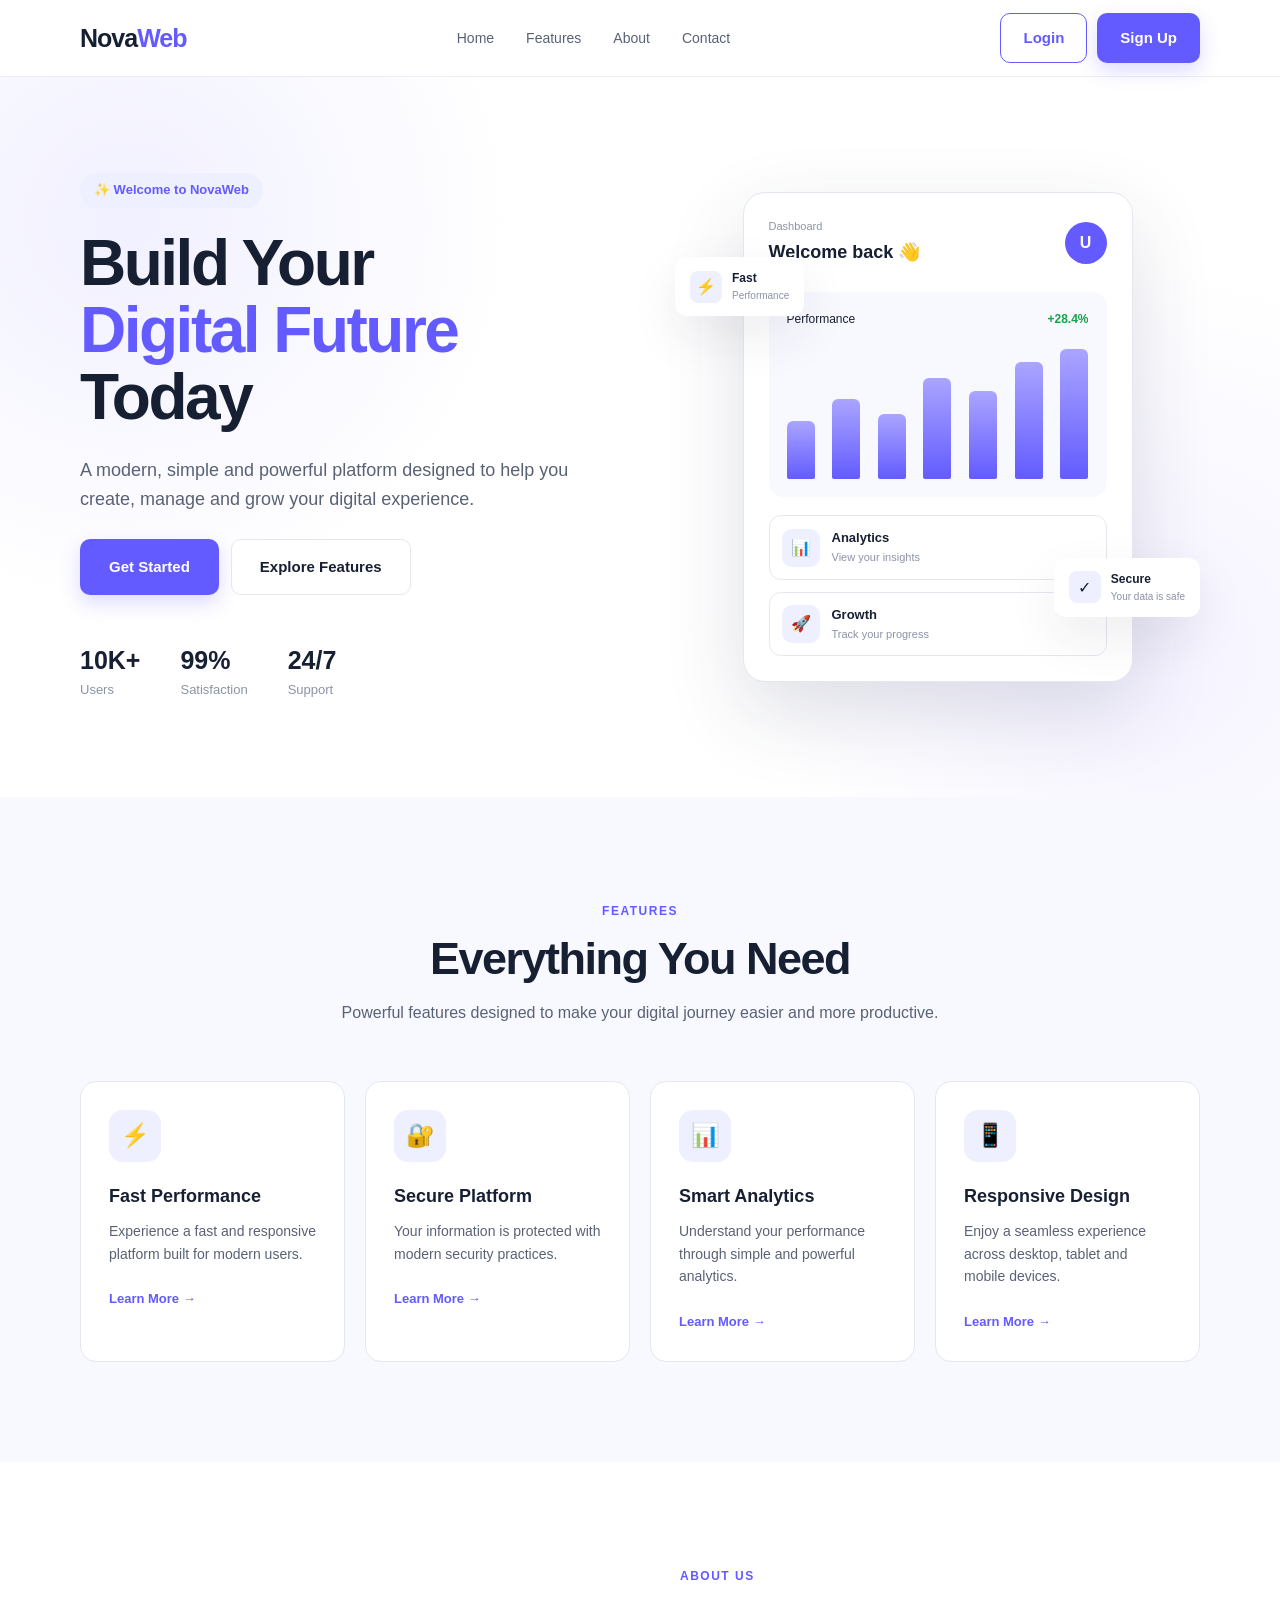
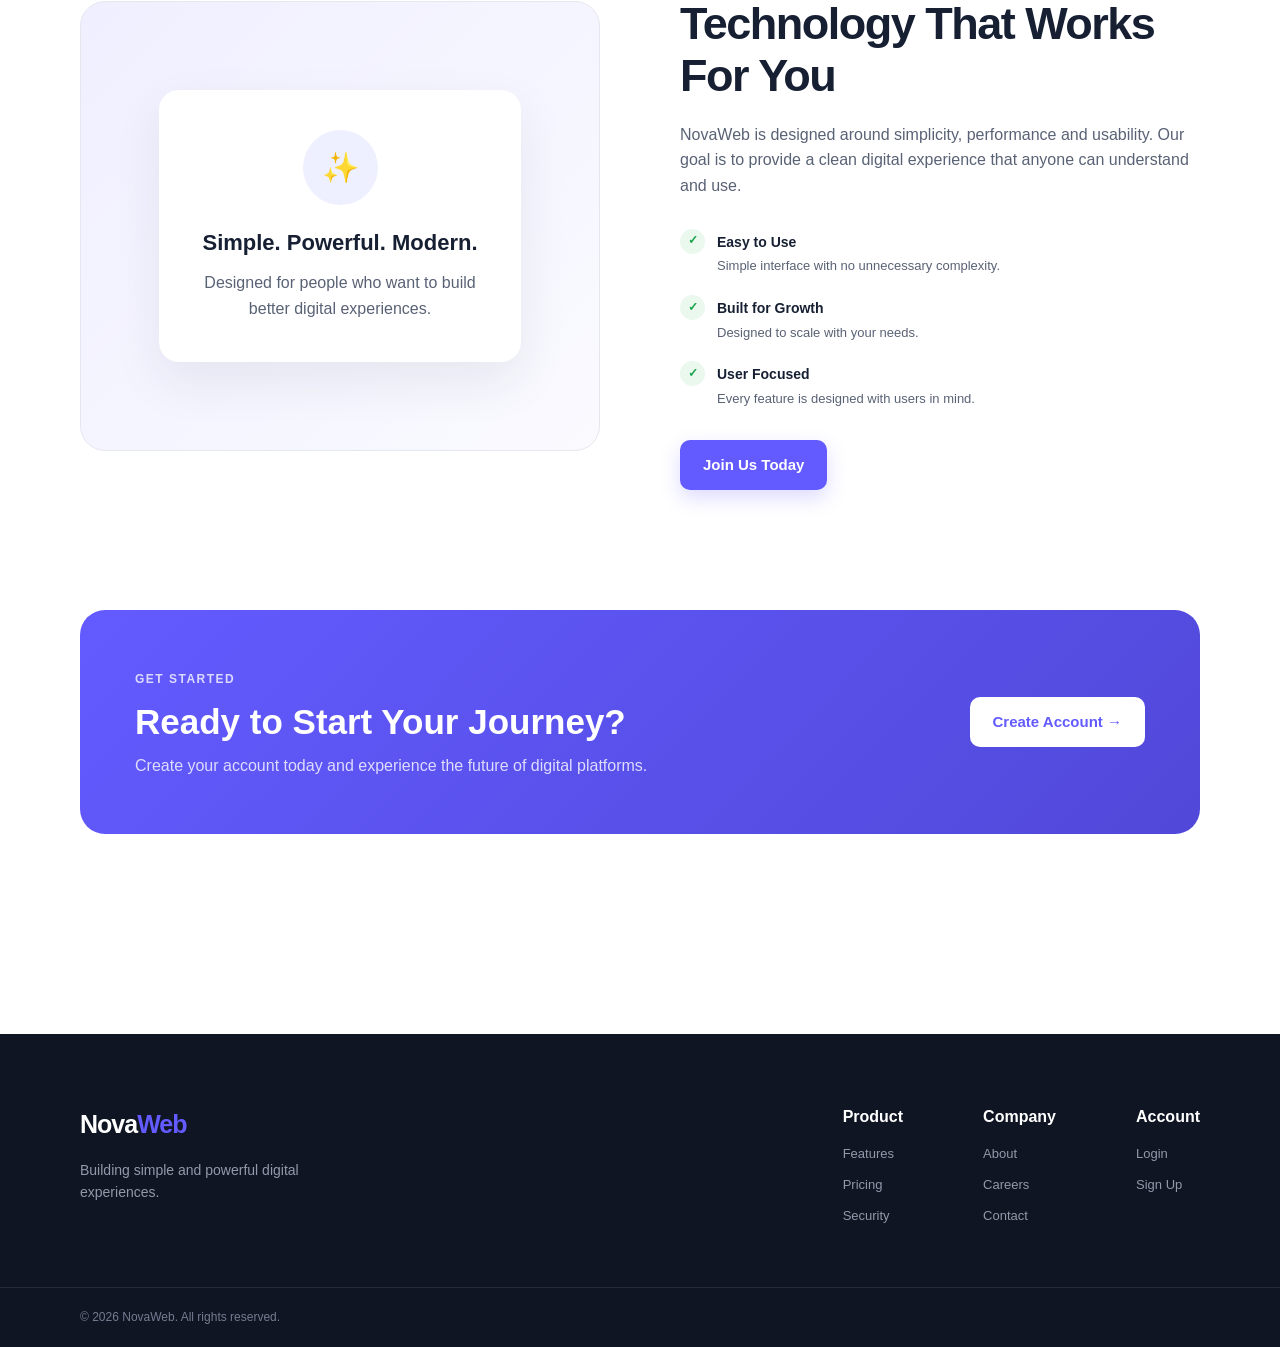
<file: index.html>
<!DOCTYPE html>
<html lang="en">
<head>
    <meta charset="UTF-8">
    <meta name="viewport" content="width=device-width, initial-scale=1.0">

    <title>NovaWeb | Modern Web Platform</title>

    <!-- Shared CSS -->
    <link rel="stylesheet" href="css/style.css">
</head>

<body>

    <!-- ================= NAVBAR ================= -->
    <header class="navbar">
        <div class="container nav-container">

            <a href="index.html" class="logo">
                Nova<span>Web</span>
            </a>

            <nav class="nav-menu" id="navMenu">
                <a href="#home">Home</a>
                <a href="#features">Features</a>
                <a href="#about">About</a>
                <a href="#contact">Contact</a>

                <div class="mobile-auth">
                    <a href="pages/login.html" class="btn btn-outline">Login</a>
                    <a href="pages/signup.html" class="btn btn-primary">Sign Up</a>
                </div>
            </nav>

            <div class="nav-actions">
                <a href="pages/login.html" class="btn btn-outline">Login</a>
                <a href="pages/signup.html" class="btn btn-primary">Sign Up</a>
            </div>

            <button class="menu-toggle" id="menuToggle" aria-label="Toggle navigation">
                ☰
            </button>

        </div>
    </header>


    <!-- ================= HERO ================= -->
    <main>

        <section class="hero" id="home">

            <div class="container hero-container">

                <div class="hero-content">

                    <span class="hero-badge">
                        ✨ Welcome to NovaWeb
                    </span>

                    <h1>
                        Build Your
                        <span>Digital Future</span>
                        Today
                    </h1>

                    <p>
                        A modern, simple and powerful platform designed
                        to help you create, manage and grow your digital
                        experience.
                    </p>

                    <div class="hero-buttons">
                        <a href="pages/signup.html" class="btn btn-primary btn-large">
                            Get Started
                        </a>

                        <a href="#features" class="btn btn-secondary btn-large">
                            Explore Features
                        </a>
                    </div>

                    <div class="hero-stats">

                        <div class="stat">
                            <strong>10K+</strong>
                            <span>Users</span>
                        </div>

                        <div class="stat">
                            <strong>99%</strong>
                            <span>Satisfaction</span>
                        </div>

                        <div class="stat">
                            <strong>24/7</strong>
                            <span>Support</span>
                        </div>

                    </div>

                </div>


                <div class="hero-visual">

                    <div class="dashboard-card">

                        <div class="dashboard-header">
                            <div>
                                <span class="small-text">Dashboard</span>
                                <h3>Welcome back 👋</h3>
                            </div>

                            <div class="avatar">
                                U
                            </div>
                        </div>

                        <div class="chart">

                            <div class="chart-info">
                                <span>Performance</span>
                                <strong>+28.4%</strong>
                            </div>

                            <div class="bars">
                                <div class="bar bar-1"></div>
                                <div class="bar bar-2"></div>
                                <div class="bar bar-3"></div>
                                <div class="bar bar-4"></div>
                                <div class="bar bar-5"></div>
                                <div class="bar bar-6"></div>
                                <div class="bar bar-7"></div>
                            </div>

                        </div>

                        <div class="dashboard-items">

                            <div class="dashboard-item">
                                <div class="item-icon">📊</div>
                                <div>
                                    <strong>Analytics</strong>
                                    <span>View your insights</span>
                                </div>
                            </div>

                            <div class="dashboard-item">
                                <div class="item-icon">🚀</div>
                                <div>
                                    <strong>Growth</strong>
                                    <span>Track your progress</span>
                                </div>
                            </div>

                        </div>

                    </div>

                    <div class="floating-card floating-card-one">
                        <span>⚡</span>
                        <div>
                            <strong>Fast</strong>
                            <small>Performance</small>
                        </div>
                    </div>

                    <div class="floating-card floating-card-two">
                        <span>✓</span>
                        <div>
                            <strong>Secure</strong>
                            <small>Your data is safe</small>
                        </div>
                    </div>

                </div>

            </div>

        </section>


        <!-- ================= FEATURES ================= -->
        <section class="features section" id="features">

            <div class="container">

                <div class="section-heading">
                    <span class="section-label">FEATURES</span>

                    <h2>
                        Everything You Need
                    </h2>

                    <p>
                        Powerful features designed to make your
                        digital journey easier and more productive.
                    </p>
                </div>


                <div class="feature-grid">

                    <article class="feature-card">
                        <div class="feature-icon">⚡</div>

                        <h3>Fast Performance</h3>

                        <p>
                            Experience a fast and responsive platform
                            built for modern users.
                        </p>

                        <a href="#">Learn More →</a>
                    </article>


                    <article class="feature-card">
                        <div class="feature-icon">🔐</div>

                        <h3>Secure Platform</h3>

                        <p>
                            Your information is protected with
                            modern security practices.
                        </p>

                        <a href="#">Learn More →</a>
                    </article>


                    <article class="feature-card">
                        <div class="feature-icon">📊</div>

                        <h3>Smart Analytics</h3>

                        <p>
                            Understand your performance through
                            simple and powerful analytics.
                        </p>

                        <a href="#">Learn More →</a>
                    </article>


                    <article class="feature-card">
                        <div class="feature-icon">📱</div>

                        <h3>Responsive Design</h3>

                        <p>
                            Enjoy a seamless experience across
                            desktop, tablet and mobile devices.
                        </p>

                        <a href="#">Learn More →</a>
                    </article>

                </div>

            </div>

        </section>


        <!-- ================= ABOUT ================= -->
        <section class="about section" id="about">

            <div class="container about-container">

                <div class="about-image">

                    <div class="about-box">

                        <div class="about-circle">
                            ✨
                        </div>

                        <h3>Simple. Powerful. Modern.</h3>

                        <p>
                            Designed for people who want to build
                            better digital experiences.
                        </p>

                    </div>

                </div>


                <div class="about-content">

                    <span class="section-label">ABOUT US</span>

                    <h2>
                        Technology That Works For You
                    </h2>

                    <p>
                        NovaWeb is designed around simplicity,
                        performance and usability. Our goal is to
                        provide a clean digital experience that
                        anyone can understand and use.
                    </p>

                    <div class="about-list">

                        <div class="about-list-item">
                            <span>✓</span>
                            <div>
                                <strong>Easy to Use</strong>
                                <p>
                                    Simple interface with no unnecessary complexity.
                                </p>
                            </div>
                        </div>

                        <div class="about-list-item">
                            <span>✓</span>
                            <div>
                                <strong>Built for Growth</strong>
                                <p>
                                    Designed to scale with your needs.
                                </p>
                            </div>
                        </div>

                        <div class="about-list-item">
                            <span>✓</span>
                            <div>
                                <strong>User Focused</strong>
                                <p>
                                    Every feature is designed with users in mind.
                                </p>
                            </div>
                        </div>

                    </div>

                    <a href="pages/signup.html" class="btn btn-primary">
                        Join Us Today
                    </a>

                </div>

            </div>

        </section>


        <!-- ================= CTA ================= -->
        <section class="cta section" id="contact">

            <div class="container">

                <div class="cta-box">

                    <div>
                        <span class="section-label">GET STARTED</span>

                        <h2>
                            Ready to Start Your Journey?
                        </h2>

                        <p>
                            Create your account today and experience
                            the future of digital platforms.
                        </p>
                    </div>

                    <a href="pages/signup.html" class="btn btn-white">
                        Create Account →
                    </a>

                </div>

            </div>

        </section>

    </main>


    <!-- ================= FOOTER ================= -->
    <footer class="footer">

        <div class="container footer-container">

            <div class="footer-brand">

                <a href="index.html" class="logo">
                    Nova<span>Web</span>
                </a>

                <p>
                    Building simple and powerful digital experiences.
                </p>

            </div>


            <div class="footer-links">

                <div>
                    <h4>Product</h4>
                    <a href="#features">Features</a>
                    <a href="#">Pricing</a>
                    <a href="#">Security</a>
                </div>

                <div>
                    <h4>Company</h4>
                    <a href="#about">About</a>
                    <a href="#">Careers</a>
                    <a href="#contact">Contact</a>
                </div>

                <div>
                    <h4>Account</h4>
                    <a href="pages/login.html">Login</a>
                    <a href="pages/signup.html">Sign Up</a>
                </div>

            </div>

        </div>


        <div class="footer-bottom">

            <div class="container">

                <p>
                    © <span id="currentYear"></span> NovaWeb.
                    All rights reserved.
                </p>

            </div>

        </div>

    </footer>


    <!-- Shared JavaScript -->
    <script src="js/script.js"></script>

</body>
</html>
</file>
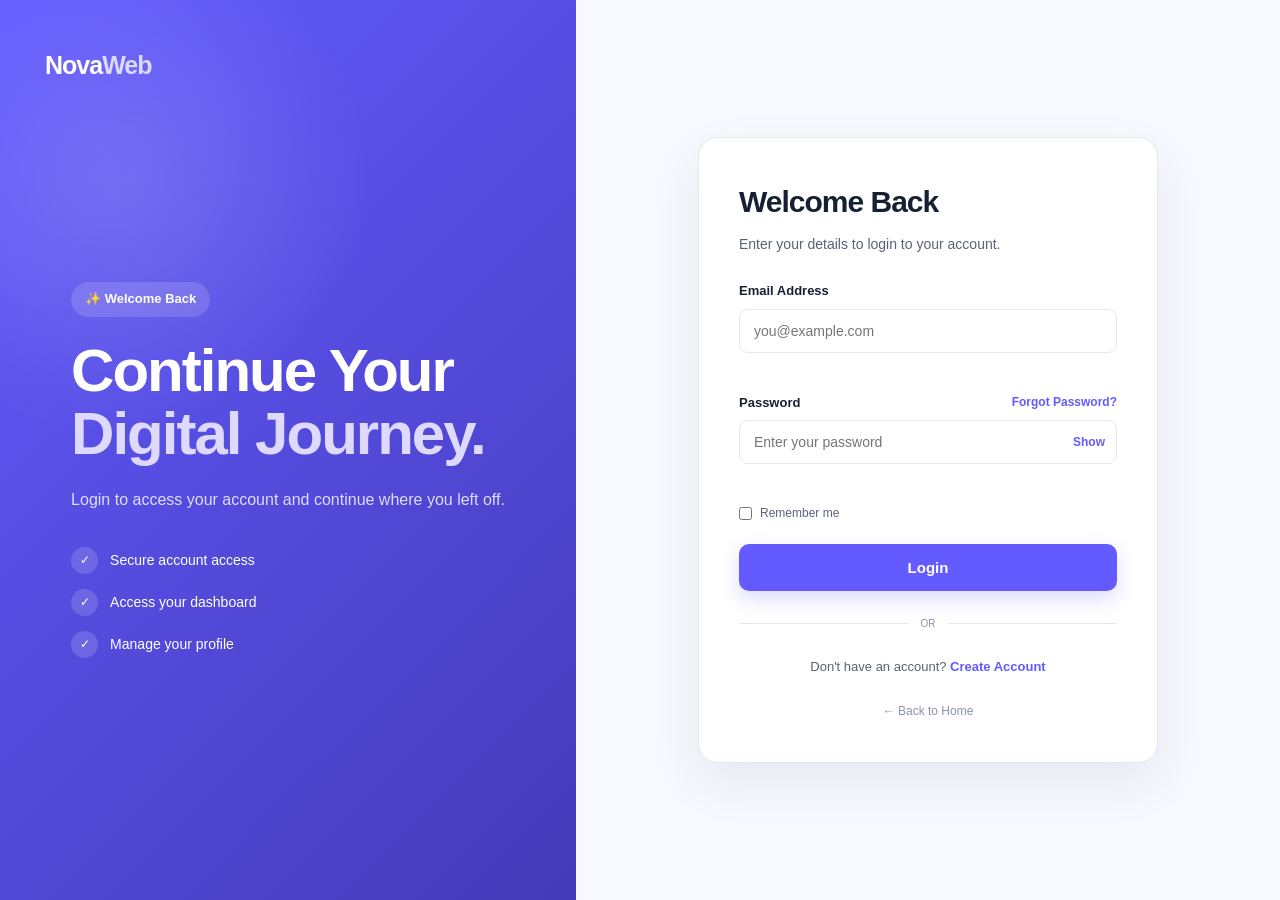
<file: pages/login.html>
<!DOCTYPE html>
<html lang="en">
<head>

    <meta charset="UTF-8">

    <meta name="viewport"
          content="width=device-width, initial-scale=1.0">

    <title>Login | NovaWeb</title>

    <!-- Shared CSS -->
    <link rel="stylesheet" href="../css/style.css">

</head>

<body class="auth-page">

    <main class="auth-container">

        <!-- Left Side -->
        <section class="auth-left">

            <a href="../index.html" class="logo">
                Nova<span>Web</span>
            </a>

            <div class="auth-left-content">

                <span class="hero-badge">
                    ✨ Welcome Back
                </span>

                <h1>
                    Continue Your
                    <span>Digital Journey.</span>
                </h1>

                <p>
                    Login to access your account and continue
                    where you left off.
                </p>

                <div class="auth-benefits">

                    <div>
                        <span>✓</span>
                        <p>Secure account access</p>
                    </div>

                    <div>
                        <span>✓</span>
                        <p>Access your dashboard</p>
                    </div>

                    <div>
                        <span>✓</span>
                        <p>Manage your profile</p>
                    </div>

                </div>

            </div>

        </section>


        <!-- Right Side -->
        <section class="auth-right">

            <div class="auth-card">

                <div class="auth-header">

                    <h2>Welcome Back</h2>

                    <p>
                        Enter your details to login to your account.
                    </p>

                </div>


                <!-- Login Message -->
                <div class="form-message" id="loginMessage"></div>


                <form id="loginForm" novalidate>

                    <!-- Email -->
                    <div class="form-group">

                        <label for="loginEmail">
                            Email Address
                        </label>

                        <input
                            type="email"
                            id="loginEmail"
                            name="email"
                            placeholder="you@example.com"
                            autocomplete="email"
                        >

                        <small class="error-message"
                               id="loginEmailError">
                        </small>

                    </div>


                    <!-- Password -->
                    <div class="form-group">

                        <div class="label-row">

                            <label for="loginPassword">
                                Password
                            </label>

                            <a href="#" class="forgot-link">
                                Forgot Password?
                            </a>

                        </div>


                        <div class="password-wrapper">

                            <input
                                type="password"
                                id="loginPassword"
                                name="password"
                                placeholder="Enter your password"
                                autocomplete="current-password"
                            >

                            <button
                                type="button"
                                class="password-toggle"
                                data-target="loginPassword"
                            >
                                Show
                            </button>

                        </div>

                        <small class="error-message"
                               id="loginPasswordError">
                        </small>

                    </div>


                    <!-- Remember -->
                    <div class="remember-row">

                        <label class="checkbox-label">

                            <input
                                type="checkbox"
                                id="rememberMe"
                            >

                            <span>
                                Remember me
                            </span>

                        </label>

                    </div>


                    <!-- Submit -->
                    <button
                        type="submit"
                        class="btn btn-primary btn-full"
                    >
                        Login
                    </button>

                </form>


                <div class="auth-divider">
                    <span>OR</span>
                </div>


                <p class="auth-switch">

                    Don't have an account?

                    <a href="signup.html">
                        Create Account
                    </a>

                </p>


                <a href="../index.html"
                   class="back-home">
                    ← Back to Home
                </a>

            </div>

        </section>

    </main>


    <!-- Shared JavaScript -->
    <script src="../js/script.js"></script>

</body>
</html>
</file>
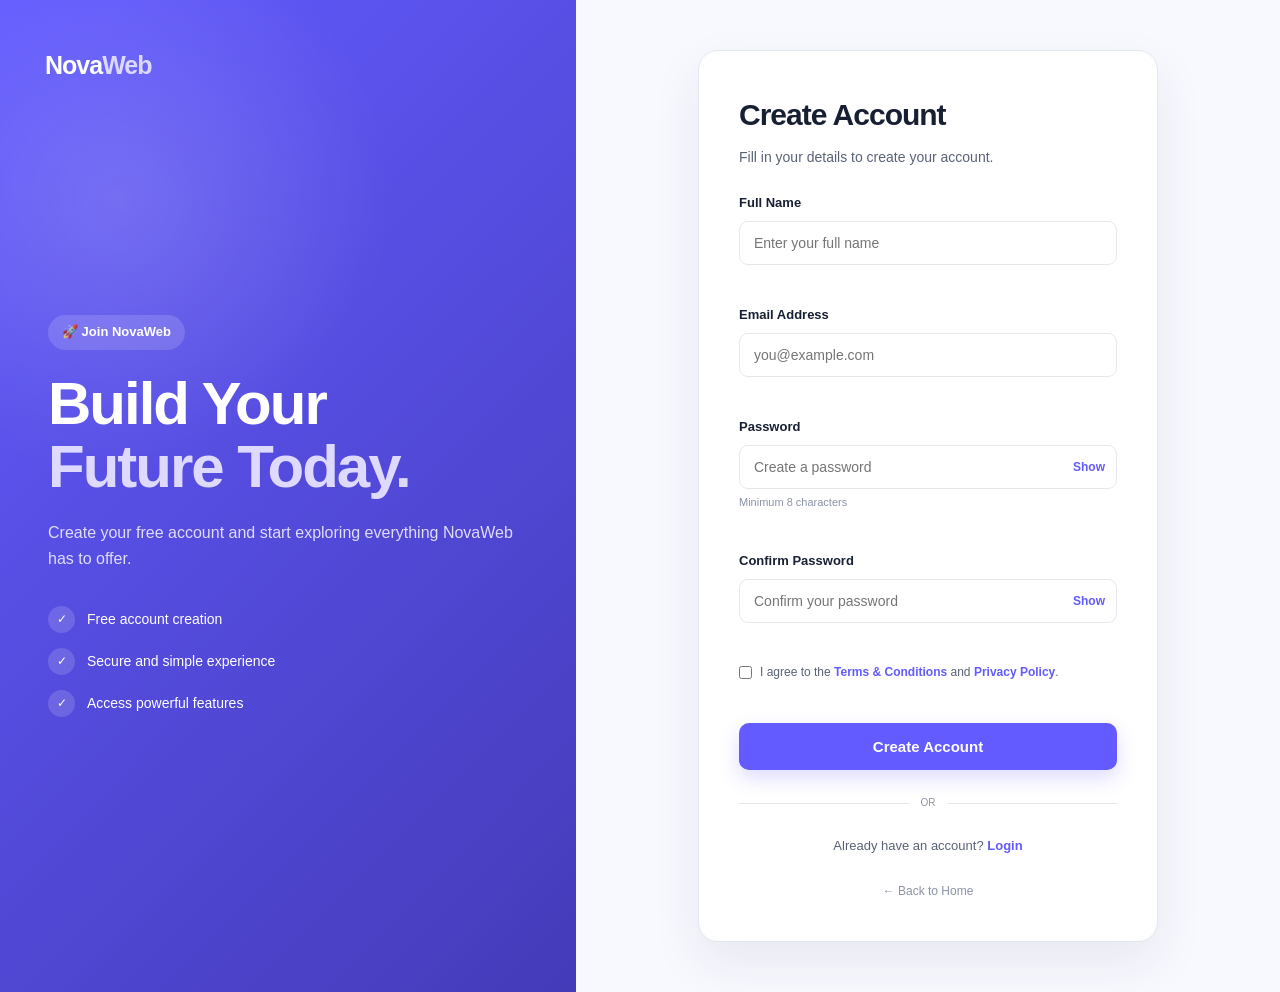
<file: pages/signup.html>
<!DOCTYPE html>
<html lang="en">
<head>

    <meta charset="UTF-8">

    <meta name="viewport"
          content="width=device-width, initial-scale=1.0">

    <title>Create Account | NovaWeb</title>

    <!-- Shared CSS -->
    <link rel="stylesheet" href="../css/style.css">

</head>

<body class="auth-page">

    <main class="auth-container">

        <!-- Left Side -->
        <section class="auth-left">

            <a href="../index.html" class="logo">
                Nova<span>Web</span>
            </a>

            <div class="auth-left-content">

                <span class="hero-badge">
                    🚀 Join NovaWeb
                </span>

                <h1>
                    Build Your
                    <span>Future Today.</span>
                </h1>

                <p>
                    Create your free account and start exploring
                    everything NovaWeb has to offer.
                </p>

                <div class="auth-benefits">

                    <div>
                        <span>✓</span>
                        <p>Free account creation</p>
                    </div>

                    <div>
                        <span>✓</span>
                        <p>Secure and simple experience</p>
                    </div>

                    <div>
                        <span>✓</span>
                        <p>Access powerful features</p>
                    </div>

                </div>

            </div>

        </section>


        <!-- Right Side -->
        <section class="auth-right">

            <div class="auth-card">

                <div class="auth-header">

                    <h2>Create Account</h2>

                    <p>
                        Fill in your details to create your account.
                    </p>

                </div>


                <!-- Signup Message -->
                <div class="form-message" id="signupMessage"></div>


                <form id="signupForm" novalidate>

                    <!-- Full Name -->
                    <div class="form-group">

                        <label for="signupName">
                            Full Name
                        </label>

                        <input
                            type="text"
                            id="signupName"
                            name="name"
                            placeholder="Enter your full name"
                            autocomplete="name"
                        >

                        <small
                            class="error-message"
                            id="signupNameError">
                        </small>

                    </div>


                    <!-- Email -->
                    <div class="form-group">

                        <label for="signupEmail">
                            Email Address
                        </label>

                        <input
                            type="email"
                            id="signupEmail"
                            name="email"
                            placeholder="you@example.com"
                            autocomplete="email"
                        >

                        <small
                            class="error-message"
                            id="signupEmailError">
                        </small>

                    </div>


                    <!-- Password -->
                    <div class="form-group">

                        <label for="signupPassword">
                            Password
                        </label>

                        <div class="password-wrapper">

                            <input
                                type="password"
                                id="signupPassword"
                                name="password"
                                placeholder="Create a password"
                                autocomplete="new-password"
                            >

                            <button
                                type="button"
                                class="password-toggle"
                                data-target="signupPassword"
                            >
                                Show
                            </button>

                        </div>

                        <small
                            class="password-hint">
                            Minimum 8 characters
                        </small>

                        <small
                            class="error-message"
                            id="signupPasswordError">
                        </small>

                    </div>


                    <!-- Confirm Password -->
                    <div class="form-group">

                        <label for="confirmPassword">
                            Confirm Password
                        </label>

                        <div class="password-wrapper">

                            <input
                                type="password"
                                id="confirmPassword"
                                name="confirmPassword"
                                placeholder="Confirm your password"
                                autocomplete="new-password"
                            >

                            <button
                                type="button"
                                class="password-toggle"
                                data-target="confirmPassword"
                            >
                                Show
                            </button>

                        </div>

                        <small
                            class="error-message"
                            id="confirmPasswordError">
                        </small>

                    </div>


                    <!-- Terms -->
                    <div class="terms-row">

                        <label class="checkbox-label">

                            <input
                                type="checkbox"
                                id="terms"
                            >

                            <span>
                                I agree to the
                                <a href="#">Terms & Conditions</a>
                                and
                                <a href="#">Privacy Policy</a>.
                            </span>

                        </label>

                        <small
                            class="error-message"
                            id="termsError">
                        </small>

                    </div>


                    <!-- Submit -->
                    <button
                        type="submit"
                        class="btn btn-primary btn-full"
                    >
                        Create Account
                    </button>

                </form>


                <div class="auth-divider">
                    <span>OR</span>
                </div>


                <p class="auth-switch">

                    Already have an account?

                    <a href="login.html">
                        Login
                    </a>

                </p>


                <a href="../index.html"
                   class="back-home">
                    ← Back to Home
                </a>

            </div>

        </section>

    </main>


    <!-- Shared JavaScript -->
    <script src="../js/script.js"></script>

</body>
</html>
</file>
<file: css/style.css>
/* =========================================================
   RESET
========================================================= */

* {
    margin: 0;
    padding: 0;
    box-sizing: border-box;
}

html {
    scroll-behavior: smooth;
}

body {
    font-family:
        Inter,
        -apple-system,
        BlinkMacSystemFont,
        "Segoe UI",
        sans-serif;

    color: #172033;
    background: #ffffff;
    line-height: 1.6;
}

a {
    text-decoration: none;
    color: inherit;
}

button,
input {
    font-family: inherit;
}

button {
    cursor: pointer;
}

img {
    max-width: 100%;
    display: block;
}


/* =========================================================
   GLOBAL
========================================================= */

:root {
    --primary: #635bff;
    --primary-dark: #5048d9;
    --secondary: #eef0ff;

    --dark: #172033;
    --text: #596275;
    --muted: #8b93a7;

    --white: #ffffff;
    --background: #f8f9ff;
    --border: #e5e7ef;

    --success: #16a34a;
    --danger: #dc2626;

    --shadow:
        0 20px 50px rgba(32, 37, 70, 0.08);

    --radius: 16px;
}

.container {
    width: min(1120px, 92%);
    margin: 0 auto;
}

.section {
    padding: 100px 0;
}


/* =========================================================
   BUTTONS
========================================================= */

.btn {
    display: inline-flex;
    align-items: center;
    justify-content: center;

    border-radius: 10px;

    padding: 12px 22px;

    font-size: 15px;
    font-weight: 600;

    border: 1px solid transparent;

    transition:
        transform 0.2s ease,
        background 0.2s ease,
        border 0.2s ease,
        box-shadow 0.2s ease;
}

.btn:hover {
    transform: translateY(-2px);
}

.btn-primary {
    color: var(--white);
    background: var(--primary);
    box-shadow: 0 8px 20px rgba(99, 91, 255, 0.22);
}

.btn-primary:hover {
    background: var(--primary-dark);
}

.btn-outline {
    color: var(--primary);
    background: transparent;
    border-color: var(--primary);
}

.btn-outline:hover {
    color: var(--white);
    background: var(--primary);
}

.btn-secondary {
    color: var(--dark);
    background: var(--white);
    border-color: var(--border);
}

.btn-secondary:hover {
    border-color: var(--primary);
    color: var(--primary);
}

.btn-white {
    color: var(--primary);
    background: var(--white);
}

.btn-large {
    padding: 15px 28px;
}

.btn-full {
    width: 100%;
    padding: 14px;
}


/* =========================================================
   NAVBAR
========================================================= */

.navbar {
    position: sticky;
    top: 0;
    z-index: 1000;

    background: rgba(255, 255, 255, 0.94);

    border-bottom: 1px solid rgba(229, 231, 239, 0.7);

    backdrop-filter: blur(15px);
}

.nav-container {
    min-height: 76px;

    display: flex;
    align-items: center;
    justify-content: space-between;
}

.logo {
    font-size: 25px;
    font-weight: 800;
    letter-spacing: -1px;
    color: var(--dark);
}

.logo span {
    color: var(--primary);
}

.nav-menu {
    display: flex;
    align-items: center;
    gap: 32px;
}

.nav-menu > a {
    font-size: 14px;
    font-weight: 500;
    color: var(--text);

    transition: color 0.2s ease;
}

.nav-menu > a:hover {
    color: var(--primary);
}

.nav-actions {
    display: flex;
    align-items: center;
    gap: 10px;
}

.mobile-auth {
    display: none;
}

.menu-toggle {
    display: none;

    border: none;
    background: transparent;

    font-size: 26px;
    color: var(--dark);
}


/* =========================================================
   HERO
========================================================= */

.hero {
    min-height: 720px;

    display: flex;
    align-items: center;

    background:
        radial-gradient(
            circle at 10% 20%,
            rgba(99, 91, 255, 0.09),
            transparent 30%
        ),
        radial-gradient(
            circle at 90% 80%,
            rgba(123, 97, 255, 0.08),
            transparent 30%
        ),
        #ffffff;
}

.hero-container {
    display: grid;
    grid-template-columns: 1fr 1fr;

    gap: 70px;

    align-items: center;
}

.hero-badge {
    display: inline-flex;

    padding: 7px 14px;

    margin-bottom: 22px;

    border-radius: 50px;

    color: var(--primary);
    background: var(--secondary);

    font-size: 13px;
    font-weight: 700;
}

.hero-content h1 {
    max-width: 650px;

    font-size: clamp(44px, 5vw, 68px);

    line-height: 1.05;

    letter-spacing: -2.5px;

    color: var(--dark);
}

.hero-content h1 span {
    display: block;
    color: var(--primary);
}

.hero-content > p {
    max-width: 560px;

    margin: 25px 0;

    font-size: 18px;

    color: var(--text);
}

.hero-buttons {
    display: flex;
    flex-wrap: wrap;
    gap: 12px;
}

.hero-stats {
    display: flex;

    gap: 40px;

    margin-top: 45px;
}

.stat {
    display: flex;
    flex-direction: column;
}

.stat strong {
    font-size: 25px;
    color: var(--dark);
}

.stat span {
    font-size: 13px;
    color: var(--muted);
}


/* =========================================================
   HERO DASHBOARD
========================================================= */

.hero-visual {
    position: relative;

    min-height: 500px;

    display: flex;
    align-items: center;
    justify-content: center;
}

.dashboard-card {
    width: 390px;

    padding: 25px;

    border-radius: 22px;

    background: var(--white);

    box-shadow:
        0 30px 80px rgba(43, 45, 86, 0.15);

    border: 1px solid var(--border);

    position: relative;
    z-index: 2;
}

.dashboard-header {
    display: flex;
    justify-content: space-between;
    align-items: center;
}

.small-text {
    display: block;

    margin-bottom: 3px;

    font-size: 11px;
    color: var(--muted);
}

.dashboard-header h3 {
    font-size: 18px;
}

.avatar {
    width: 42px;
    height: 42px;

    display: flex;
    align-items: center;
    justify-content: center;

    border-radius: 50%;

    color: white;
    background: var(--primary);

    font-weight: 700;
}

.chart {
    margin-top: 25px;

    padding: 18px;

    border-radius: 15px;

    background: #f8f8ff;
}

.chart-info {
    display: flex;
    justify-content: space-between;

    font-size: 12px;
}

.chart-info strong {
    color: var(--success);
}

.bars {
    height: 130px;

    display: flex;
    align-items: flex-end;
    justify-content: space-between;

    margin-top: 20px;
}

.bar {
    width: 28px;

    border-radius: 6px 6px 2px 2px;

    background: linear-gradient(
        to top,
        var(--primary),
        #aaa5ff
    );
}

.bar-1 {
    height: 45%;
}

.bar-2 {
    height: 62%;
}

.bar-3 {
    height: 50%;
}

.bar-4 {
    height: 78%;
}

.bar-5 {
    height: 68%;
}

.bar-6 {
    height: 90%;
}

.bar-7 {
    height: 100%;
}

.dashboard-items {
    display: grid;

    gap: 12px;

    margin-top: 18px;
}

.dashboard-item {
    display: flex;
    align-items: center;

    gap: 12px;

    padding: 12px;

    border: 1px solid var(--border);

    border-radius: 12px;
}

.item-icon {
    width: 38px;
    height: 38px;

    display: flex;
    align-items: center;
    justify-content: center;

    border-radius: 10px;

    background: var(--secondary);
}

.dashboard-item strong,
.dashboard-item span {
    display: block;
}

.dashboard-item strong {
    font-size: 13px;
}

.dashboard-item span {
    font-size: 11px;
    color: var(--muted);
}

.floating-card {
    position: absolute;

    display: flex;
    align-items: center;

    gap: 10px;

    padding: 12px 15px;

    border-radius: 12px;

    background: var(--white);

    box-shadow: var(--shadow);

    z-index: 3;
}

.floating-card > span {
    width: 32px;
    height: 32px;

    display: flex;
    align-items: center;
    justify-content: center;

    border-radius: 8px;

    background: var(--secondary);
}

.floating-card strong,
.floating-card small {
    display: block;
}

.floating-card strong {
    font-size: 12px;
}

.floating-card small {
    font-size: 10px;
    color: var(--muted);
}

.floating-card-one {
    top: 70px;
    left: 0;
}

.floating-card-two {
    right: 0;
    bottom: 70px;
}


/* =========================================================
   SECTION HEADING
========================================================= */

.section-heading {
    max-width: 650px;

    margin: 0 auto 55px;

    text-align: center;
}

.section-label {
    display: inline-block;

    margin-bottom: 12px;

    color: var(--primary);

    font-size: 12px;
    font-weight: 800;

    letter-spacing: 1.5px;
}

.section-heading h2,
.about-content h2 {
    font-size: clamp(32px, 4vw, 45px);

    line-height: 1.15;

    letter-spacing: -1.5px;
}

.section-heading p {
    margin-top: 15px;

    color: var(--text);
}


/* =========================================================
   FEATURES
========================================================= */

.features {
    background: var(--background);
}

.feature-grid {
    display: grid;

    grid-template-columns:
        repeat(4, 1fr);

    gap: 20px;
}

.feature-card {
    padding: 28px;

    background: var(--white);

    border: 1px solid var(--border);

    border-radius: var(--radius);

    transition:
        transform 0.25s ease,
        box-shadow 0.25s ease;
}

.feature-card:hover {
    transform: translateY(-6px);

    box-shadow: var(--shadow);
}

.feature-icon {
    width: 52px;
    height: 52px;

    display: flex;
    align-items: center;
    justify-content: center;

    margin-bottom: 20px;

    border-radius: 14px;

    background: var(--secondary);

    font-size: 23px;
}

.feature-card h3 {
    margin-bottom: 10px;

    font-size: 18px;
}

.feature-card p {
    margin-bottom: 20px;

    color: var(--text);

    font-size: 14px;
}

.feature-card a {
    color: var(--primary);

    font-size: 13px;
    font-weight: 700;
}


/* =========================================================
   ABOUT
========================================================= */

.about-container {
    display: grid;

    grid-template-columns: 1fr 1fr;

    gap: 80px;

    align-items: center;
}

.about-image {
    min-height: 450px;

    display: flex;
    align-items: center;
    justify-content: center;

    border-radius: 25px;

    background:
        linear-gradient(
            135deg,
            #f0efff,
            #fafaff
        );

    border: 1px solid var(--border);
}

.about-box {
    width: 70%;

    padding: 40px;

    text-align: center;

    background: var(--white);

    border-radius: 20px;

    box-shadow: var(--shadow);
}

.about-circle {
    width: 75px;
    height: 75px;

    display: flex;
    align-items: center;
    justify-content: center;

    margin: 0 auto 20px;

    border-radius: 50%;

    background: var(--secondary);

    font-size: 30px;
}

.about-box h3 {
    margin-bottom: 10px;

    font-size: 22px;
}

.about-box p {
    color: var(--text);
}

.about-content > p {
    margin: 20px 0 30px;

    color: var(--text);
}

.about-list {
    display: grid;
    gap: 18px;

    margin-bottom: 30px;
}

.about-list-item {
    display: flex;

    gap: 12px;
}

.about-list-item > span {
    width: 25px;
    height: 25px;

    flex-shrink: 0;

    display: flex;
    align-items: center;
    justify-content: center;

    border-radius: 50%;

    color: var(--success);

    background: #eaf8ee;

    font-size: 12px;
    font-weight: 700;
}

.about-list-item strong {
    font-size: 14px;
}

.about-list-item p {
    margin-top: 2px;

    color: var(--text);

    font-size: 13px;
}


/* =========================================================
   CTA
========================================================= */

.cta {
    padding-top: 20px;
}

.cta-box {
    display: flex;
    align-items: center;
    justify-content: space-between;

    gap: 40px;

    padding: 55px;

    border-radius: 25px;

    color: white;

    background:
        linear-gradient(
            135deg,
            #635bff,
            #5148d9
        );
}

.cta-box .section-label {
    color: #dcd9ff;
}

.cta-box h2 {
    max-width: 600px;

    font-size: 35px;

    line-height: 1.2;
}

.cta-box p {
    max-width: 600px;

    margin-top: 10px;

    color: #dedcff;
}


/* =========================================================
   FOOTER
========================================================= */

.footer {
    margin-top: 100px;

    padding-top: 70px;

    background: #101524;

    color: white;
}

.footer-container {
    display: flex;
    justify-content: space-between;

    gap: 50px;

    padding-bottom: 60px;
}

.footer-brand {
    max-width: 300px;
}

.footer-brand .logo {
    color: white;
}

.footer-brand p {
    margin-top: 15px;

    color: #9299aa;

    font-size: 14px;
}

.footer-links {
    display: flex;

    gap: 80px;
}

.footer-links div {
    display: flex;
    flex-direction: column;

    gap: 10px;
}

.footer-links h4 {
    margin-bottom: 5px;
}

.footer-links a {
    color: #9299aa;

    font-size: 13px;

    transition: color 0.2s ease;
}

.footer-links a:hover {
    color: white;
}

.footer-bottom {
    padding: 20px 0;

    border-top: 1px solid #252b3b;
}

.footer-bottom p {
    color: #747c90;

    font-size: 12px;
}


/* =========================================================
   AUTH PAGE
========================================================= */

.auth-page {
    min-height: 100vh;

    background: var(--background);
}

.auth-container {
    min-height: 100vh;

    display: grid;

    grid-template-columns: 45% 55%;
}

.auth-left {
    position: relative;

    display: flex;
    flex-direction: column;

    padding: 45px;

    color: white;

    background:
        radial-gradient(
            circle at 20% 20%,
            rgba(255, 255, 255, 0.15),
            transparent 30%
        ),
        linear-gradient(
            135deg,
            #635bff,
            #443bb9
        );
}

.auth-left .logo {
    color: white;
}

.auth-left .logo span {
    color: #dcd9ff;
}

.auth-left-content {
    max-width: 480px;

    margin: auto;
}

.auth-left .hero-badge {
    color: white;

    background: rgba(255, 255, 255, 0.14);
}

.auth-left-content h1 {
    font-size: clamp(40px, 5vw, 60px);

    line-height: 1.05;

    letter-spacing: -2px;
}

.auth-left-content h1 span {
    display: block;

    color: #ddd9ff;
}

.auth-left-content > p {
    margin-top: 22px;

    color: #dedcff;

    font-size: 16px;
}

.auth-benefits {
    display: grid;

    gap: 15px;

    margin-top: 35px;
}

.auth-benefits div {
    display: flex;
    align-items: center;

    gap: 12px;
}

.auth-benefits span {
    width: 27px;
    height: 27px;

    display: flex;
    align-items: center;
    justify-content: center;

    border-radius: 50%;

    background: rgba(255, 255, 255, 0.15);

    font-size: 12px;
}

.auth-benefits p {
    font-size: 14px;
}

.auth-right {
    display: flex;
    align-items: center;
    justify-content: center;

    padding: 50px 30px;
}

.auth-card {
    width: min(460px, 100%);

    padding: 40px;

    background: var(--white);

    border: 1px solid var(--border);

    border-radius: 20px;

    box-shadow: var(--shadow);
}

.auth-header {
    margin-bottom: 25px;
}

.auth-header h2 {
    font-size: 30px;

    letter-spacing: -1px;
}

.auth-header p {
    margin-top: 7px;

    color: var(--text);

    font-size: 14px;
}


/* =========================================================
   FORMS
========================================================= */

.form-group {
    margin-bottom: 19px;
}

.form-group label,
.label-row label {
    display: block;

    margin-bottom: 7px;

    color: var(--dark);

    font-size: 13px;

    font-weight: 600;
}

.label-row {
    display: flex;
    justify-content: space-between;
}

.label-row label {
    margin-bottom: 7px;
}

.forgot-link {
    color: var(--primary);

    font-size: 12px;

    font-weight: 600;
}

.form-group input {
    width: 100%;

    padding: 13px 14px;

    outline: none;

    border: 1px solid var(--border);

    border-radius: 9px;

    color: var(--dark);

    background: white;

    font-size: 14px;

    transition:
        border-color 0.2s ease,
        box-shadow 0.2s ease;
}

.form-group input:focus {
    border-color: var(--primary);

    box-shadow:
        0 0 0 3px rgba(99, 91, 255, 0.1);
}

.form-group input.input-error {
    border-color: var(--danger);
}

.password-wrapper {
    position: relative;
}

.password-wrapper input {
    padding-right: 60px;
}

.password-toggle {
    position: absolute;

    top: 50%;
    right: 12px;

    transform: translateY(-50%);

    border: none;

    background: transparent;

    color: var(--primary);

    font-size: 12px;
    font-weight: 700;
}

.password-hint {
    display: block;

    margin-top: 5px;

    color: var(--muted);

    font-size: 11px;
}

.error-message {
    display: block;

    min-height: 17px;

    margin-top: 4px;

    color: var(--danger);

    font-size: 11px;
}

.remember-row {
    margin-bottom: 20px;
}

.checkbox-label {
    display: flex;
    align-items: flex-start;

    gap: 8px;

    color: var(--text);

    font-size: 12px;

    cursor: pointer;
}

.checkbox-label input {
    margin-top: 3px;
    accent-color: var(--primary);
}

.terms-row {
    margin-bottom: 20px;
}

.terms-row a {
    color: var(--primary);
    font-weight: 600;
}


/* =========================================================
   FORM MESSAGE
========================================================= */

.form-message {
    display: none;

    margin-bottom: 18px;

    padding: 11px 13px;

    border-radius: 8px;

    font-size: 13px;
}

.form-message.success {
    display: block;

    color: #166534;

    background: #dcfce7;

    border: 1px solid #bbf7d0;
}

.form-message.error {
    display: block;

    color: #991b1b;

    background: #fee2e2;

    border: 1px solid #fecaca;
}


/* =========================================================
   AUTH EXTRA
========================================================= */

.auth-divider {
    display: flex;
    align-items: center;

    gap: 12px;

    margin: 25px 0;

    color: var(--muted);

    font-size: 10px;
}

.auth-divider::before,
.auth-divider::after {
    content: "";

    flex: 1;

    height: 1px;

    background: var(--border);
}

.auth-switch {
    text-align: center;

    color: var(--text);

    font-size: 13px;
}

.auth-switch a {
    color: var(--primary);

    font-weight: 700;
}

.back-home {
    display: block;

    margin-top: 25px;

    text-align: center;

    color: var(--muted);

    font-size: 12px;
}

.back-home:hover {
    color: var(--primary);
}


/* =========================================================
   RESPONSIVE
========================================================= */

@media (max-width: 1000px) {

    .hero-container {
        gap: 40px;
    }

    .feature-grid {
        grid-template-columns:
            repeat(2, 1fr);
    }

    .about-container {
        gap: 40px;
    }

    .auth-container {
        grid-template-columns: 1fr;
    }

    .auth-left {
        display: none;
    }

    .auth-right {
        min-height: 100vh;
    }
}


@media (max-width: 800px) {

    .nav-menu {
        position: absolute;

        top: 76px;
        left: 0;
        right: 0;

        display: none;
        flex-direction: column;
        align-items: stretch;

        gap: 0;

        padding: 15px 5%;

        background: white;

        border-bottom: 1px solid var(--border);

        box-shadow: var(--shadow);
    }

    .nav-menu.active {
        display: flex;
    }

    .nav-menu > a {
        padding: 13px 0;
    }

    .mobile-auth {
        display: flex;

        gap: 10px;

        padding: 10px 0;
    }

    .nav-actions {
        display: none;
    }

    .menu-toggle {
        display: block;
    }

    .hero {
        padding: 80px 0;
    }

    .hero-container {
        grid-template-columns: 1fr;
    }

    .hero-content {
        text-align: center;
    }

    .hero-content > p {
        margin-left: auto;
        margin-right: auto;
    }

    .hero-buttons {
        justify-content: center;
    }

    .hero-stats {
        justify-content: center;
    }

    .hero-visual {
        min-height: 430px;
    }

    .about-container {
        grid-template-columns: 1fr;
    }

    .cta-box {
        flex-direction: column;
        align-items: flex-start;
    }

    .footer-container {
        flex-direction: column;
    }
}


@media (max-width: 600px) {

    .section {
        padding: 70px 0;
    }

    .hero-content h1 {
        font-size: 42px;
    }

    .hero-stats {
        gap: 25px;
    }

    .dashboard-card {
        width: 90%;
    }

    .floating-card {
        display: none;
    }

    .feature-grid {
        grid-template-columns: 1fr;
    }

    .about-image {
        min-height: 350px;
    }

    .about-box {
        width: 85%;
        padding: 25px;
    }

    .cta-box {
        padding: 35px 25px;
    }

    .cta-box h2 {
        font-size: 28px;
    }

    .footer-links {
        display: grid;

        grid-template-columns:
            repeat(2, 1fr);

        gap: 30px;
    }

    .auth-right {
        padding: 25px 15px;
    }

    .auth-card {
        padding: 28px 22px;
    }

    .auth-header h2 {
        font-size: 26px;
    }
}


@media (max-width: 400px) {

    .hero-buttons {
        flex-direction: column;
    }

    .hero-buttons .btn {
        width: 100%;
    }

    .hero-stats {
        gap: 15px;
    }

    .stat strong {
        font-size: 21px;
    }
}
</file>
